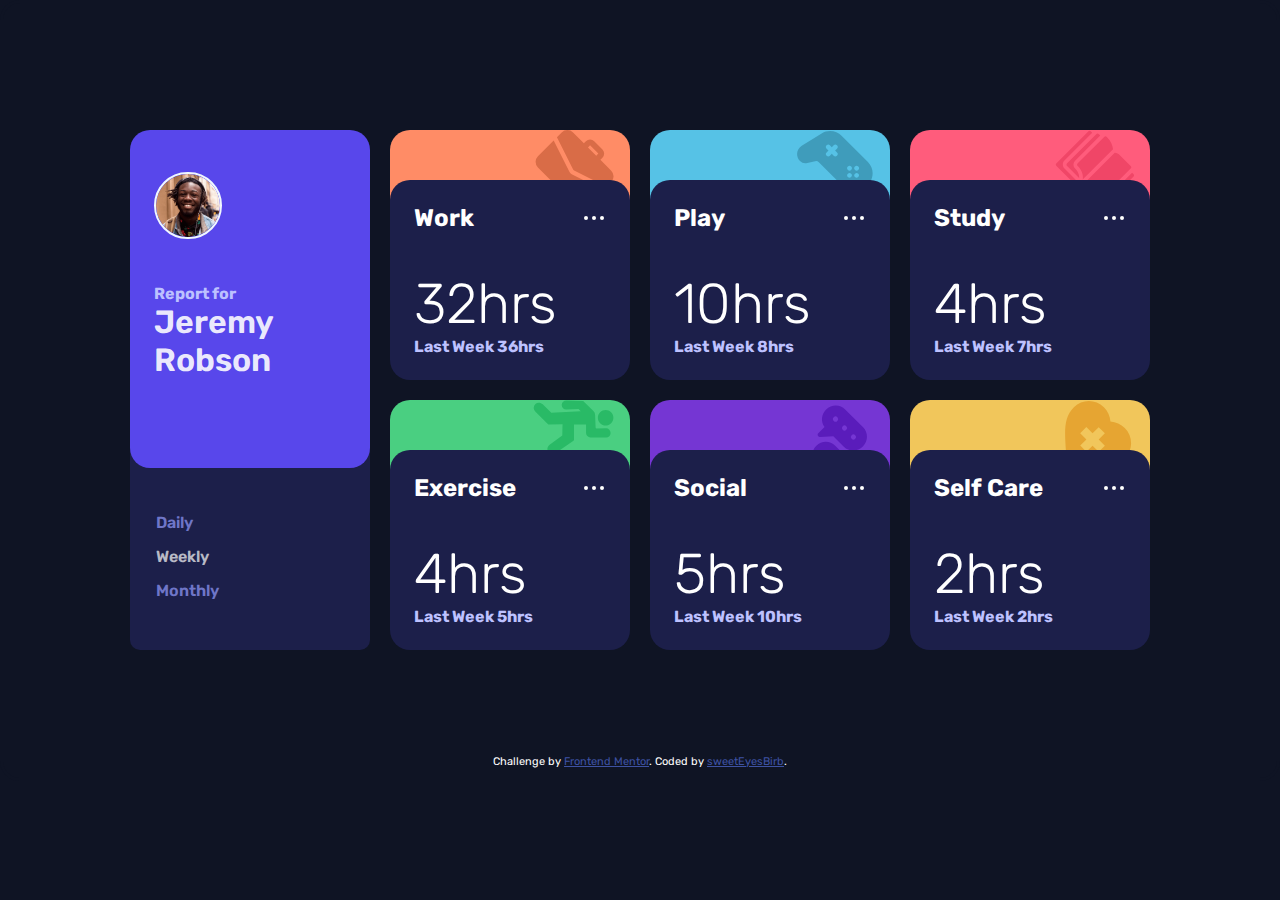
<file: index.html>
<!DOCTYPE html>
<html lang="en">

<head>
  <meta charset="UTF-8">
  <meta name="viewport" content="width=device-width, initial-scale=1.0">
  <link rel="icon" type="image/png" sizes="32x32" href="./images/favicon-32x32.png">
  <link rel="stylesheet" href="styles/style.css">
  <title>Frontend Mentor | Time tracking dashboard</title>

</head>

<body>

  <main role="main">

    <div class="cards-container">

      <div class="profile-card-container card ">

        <div class="profile">

          <div role="img" aria-label="Profile picture" class="img-wrapper">
            <img src="images/image-jeremy.png" alt="Jeremy's image">
          </div>

          <header role="banner" id="header">
            <h4>Report for</h4>
            <h1 class="name">Jeremy Robson</h1>
          </header>

        </div>

        <div class="options-container">
          <div class="options">
            <ul>
              <li>
                <a class="tab" href="pages/daily">Daily</a>
              </li>
              <li>
                <a class="tab active" href="./">Weekly</a>
              </li>
              <li>
                <a class="tab" href="pages/monthly">Monthly</a>
              </li>
            </ul>
          </div>
        </div>

      </div>


      <div class="work-card-container card top-cards">
        <div class="color-box work-color"></div>
        <div class="info">
          <div class="activity-header">
            <h2 class="work-title"><!-- Work --></h2>
            <div class="more-menu">
              <div class="dot"></div>
              <div class="dot"></div>
              <div class="dot"></div>
            </div>
          </div>
          <div class="hours">
            <h1 id="work-weekly-current"><!-- 32hrs --></h1> <!-- weekly -->
            <h3 id="work-weekly-previous"><!-- Last Week - 36hrs --></h3> <!-- weekly -->
          </div>
        </div>
      </div>

      <div class="play-card-container card top-cards">
        <div class="color-box play-color"></div>
        <div class="info">
          <div class="activity-header">
            <h2 class="play-title"><!-- Play --></h2>
            <div class="more-menu">
              <div class="dot"></div>
              <div class="dot"></div>
              <div class="dot"></div>
            </div>
          </div>
          <div class="hours">
            <h1 id="play-weekly-current"><!-- 10hrs --></h1> <!-- weekly -->
            <h3 id="play-weekly-previous"><!-- Last Week - 8hrs --></h3> <!-- weekly -->
          </div>
        </div>
      </div>

      <div class="study-card-contaier card top-cards">
        <div class="color-box study-color"></div>
        <div class="info">
          <div class="activity-header">
            <h2 class="study-title"><!-- Study --></h2>
            <div class="more-menu">
              <div class="dot"></div>
              <div class="dot"></div>
              <div class="dot"></div>
            </div>
          </div>
          <div class="hours">
            <h1 id="study-weekly-current"><!-- 4hrs --></h1> <!-- weekly -->
            <h3 id="study-weekly-previous"><!-- Last Week - 7hrs --></h3> <!-- weekly -->
          </div>
        </div>
      </div>

      <div class="exercise-card-container card bottom-cards">
        <div class="color-box exercise-color"></div>
        <div class="info">
          <div class="activity-header">
            <h2 class="exercise-title"><!-- Exercise --></h2>
            <div class="more-menu">
              <div class="dot"></div>
              <div class="dot"></div>
              <div class="dot"></div>
            </div>
          </div>
          <div class="hours">
            <h1 id="exercise-weekly-current"><!-- 4hrs --></h1> <!-- weekly -->
            <h3 id="exercise-weekly-previous"><!-- Last Week - 5hrs --></h3> <!-- weekly -->
          </div>
        </div>
      </div>

      <div class="social-card-container card bottom-cards">
        <div class="color-box social-color"></div>
        <div class="info">
          <div class="activity-header">
            <h2 class="social-title"><!-- Social --></h2>
            <div class="more-menu">
              <div class="dot"></div>
              <div class="dot"></div>
              <div class="dot"></div>
            </div>
          </div>
          <div class="hours">
            <h1 id="social-weekly-current"><!-- 5hrs --></h1> <!-- weekly -->
            <h3 id="social-weekly-previous"><!-- Last Week - 10hrs --></h3> <!-- weekly -->
          </div>
        </div>
      </div>

      <div class="self-care-card-container card bottom-cards">
        <div class="color-box self-care-color"></div>
        <div class="info">
          <div class="activity-header">
            <h2 class="self-care-title"><!-- Self Care --></h2>
            <div class="more-menu">
              <div class="dot"></div>
              <div class="dot"></div>
              <div class="dot"></div>
            </div>
          </div>
          <div class="hours">
            <h1 id="self-care-weekly-current"><!-- 2hrs --></h1> <!-- weekly -->
            <h3 id="self-care-weekly-previous"><!-- Last Week - 2hrs --></h3> <!-- weekly -->
          </div>
        </div>
      </div>

    </div>
  </main>

  <footer role="contentinfo">
    <div class="attribution">
      Challenge by <a href="https://www.frontendmentor.io?ref=challenge" target="_blank">Frontend Mentor</a>.
      Coded by <a href="https://github.com/">sweetEyesBirb</a>.
    </div>
  </footer>

  <script src="scripts/index.js"></script>
  <script src="scripts/weekly.js"></script>
</body>

</html>
</file>
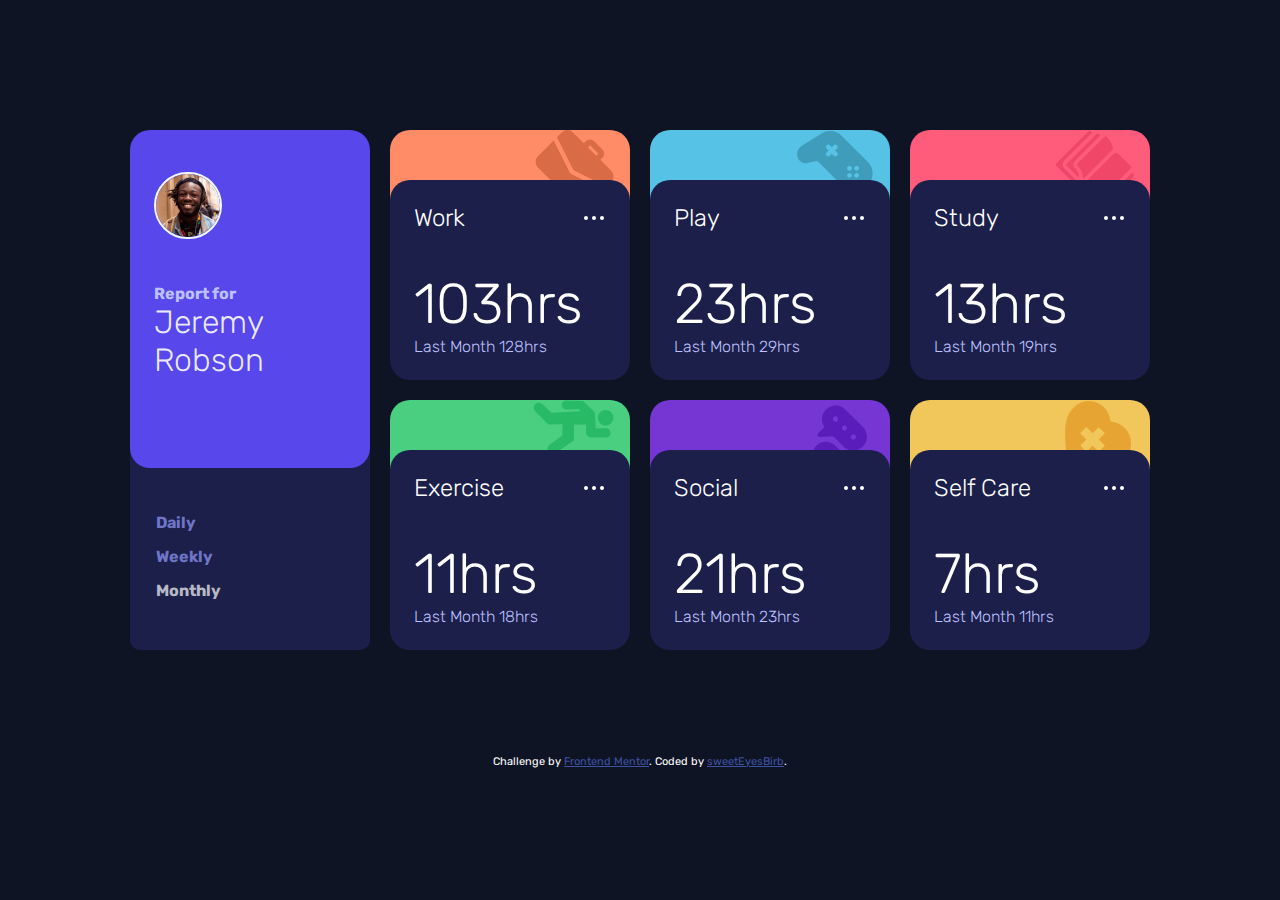
<file: monthly.html>
<!DOCTYPE html>
<html lang="en">

<head>
  <meta charset="UTF-8">
  <meta name="viewport" content="width=device-width, initial-scale=1.0">
  <!-- displays site properly based on user's device -->
  <link rel="icon" type="image/png" sizes="32x32" href="./images/favicon-32x32.png">
  <link rel="stylesheet" href="style.css">
  <title>Frontend Mentor | Time tracking dashboard</title>

</head>

<body>
  <div class="cards-container">

    <div class="profile-card-container card ">

      <div class="profile">

        <div class="img-wrapper">
          <img src="images/image-jeremy.png" alt="Jeremy's image">
        </div>

        <header id="header">
          <h4>Report for</h4>
          <h1 class="name">Jeremy Robson</h1>
        </header>

      </div>

      <div class="options-container">
        <div class="options">
          <ul>
            <li>
              <a class="tab" href="index.html">Daily</a>
            </li>
            <li>
              <a class="tab" href="weekly.html">Weekly</a>
            </li>
            <li>
              <a class="tab active" href="monthly.html">Monthly</a>
            </li>
          </ul>
        </div>
      </div>

    </div>


    <div class="work-card-container card top-cards">
      <div class="color-box work-color"></div>
      <div class="info">
        <div class="activity-header">
          <h2 class="work-title"><!-- Work --></h2>
          <div class="more-menu">
            <div class="dot"></div>
            <div class="dot"></div>
            <div class="dot"></div>
          </div>
        </div>
        <div class="hours">
          <h1 id="work-monthly-current"><!-- 103hrs --></h1> <!-- monthly -->
          <h3 id="work-monthly-previous"><!-- Last Month - 128hrs --></h3> <!-- monthly -->
        </div>
      </div>
    </div>

    <div class="play-card-container card top-cards">
      <div class="color-box play-color"></div>
      <div class="info">
        <div class="activity-header">
          <h2 class="play-title"><!-- Play --></h2>
          <div class="more-menu">
            <div class="dot"></div>
            <div class="dot"></div>
            <div class="dot"></div>
          </div>
        </div>
        <div class="hours">
          <h1 id="play-monthly-current"><!-- 23hrs --></h1> <!-- monthly -->
          <h3 id="play-monthly-previous"><!-- Last Month - 29hrs --></h3> <!-- monthly -->
        </div>
      </div>
    </div>

    <div class="study-card-contaier card top-cards">
      <div class="color-box study-color"></div>
      <div class="info">
        <div class="activity-header">
          <h2 class="study-title"><!-- Study --></h2>
          <div class="more-menu">
            <div class="dot"></div>
            <div class="dot"></div>
            <div class="dot"></div>
          </div>
        </div>
        <div class="hours">
          <h1 id="study-monthly-current"><!-- 13hrs --></h1> <!-- monthly -->
          <h3 id="study-monthly-previous"><!-- Last Month - 19hrs --></h3> <!-- monthly -->
        </div>
      </div>
    </div>

    <div class="exercise-card-container card bottom-cards">
      <div class="color-box exercise-color"></div>
      <div class="info">
        <div class="activity-header">
          <h2 class="exercise-title"><!-- Exercise --></h2>
          <div class="more-menu">
            <div class="dot"></div>
            <div class="dot"></div>
            <div class="dot"></div>
          </div>
        </div>
        <div class="hours">
          <h1 id="exercise-monthly-current"><!-- 11hrs --></h1> <!-- monthly -->
          <h3 id="exercise-monthly-previous"><!-- Last Month - 18hrs --></h3> <!-- monthly -->
        </div>
      </div>
    </div>

    <div class="social-card-container card bottom-cards">
      <div class="color-box social-color"></div>
      <div class="info">
        <div class="activity-header">
          <h2 class="social-title"><!-- Social --></h2>
          <div class="more-menu">
            <div class="dot"></div>
            <div class="dot"></div>
            <div class="dot"></div>
          </div>
        </div>
        <div class="hours">
          <h1 id="social-monthly-current"><!-- 21hrs --></h1> <!-- monthly -->
          <h3 id="social-monthly-previous"><!-- Last Month - 23hrs --></h3> <!-- monthly -->
        </div>
      </div>
    </div>

    <div class="self-care-card-container card bottom-cards">
      <div class="color-box self-care-color"></div>
      <div class="info">
        <div class="activity-header">
          <h2 class="self-care-title"><!-- Self Care --></h2>
          <div class="more-menu">
            <div class="dot"></div>
            <div class="dot"></div>
            <div class="dot"></div>
          </div>
        </div>
        <div class="hours">
          <h1 id="self-care-monthly-current"><!-- 7hrs --></h1> <!-- monthly -->
          <h3 id="self-care-monthly-previous"><!-- Last Month - 11hrs --></h3> <!-- monthly -->
        </div>
      </div>
    </div>

  </div>


  <div class="attribution">
    Challenge by <a href="https://www.frontendmentor.io?ref=challenge" target="_blank">Frontend Mentor</a>.
    Coded by <a href="https://github.com/">sweetEyesBirb</a>.
  </div>

  <script src="index.js"></script>
  <script src="monthly.js"></script>
</body>

</html>
</file>
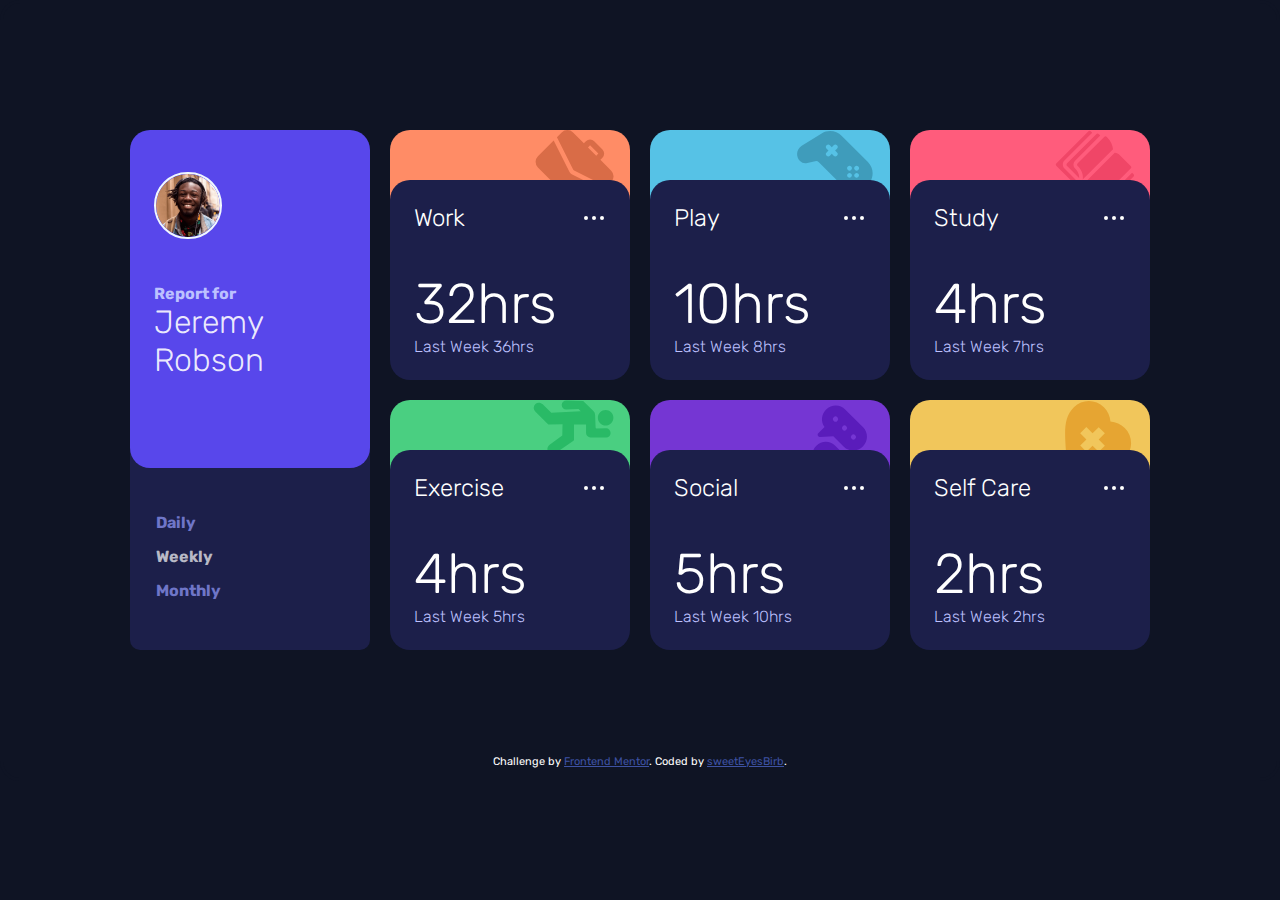
<file: weekly.html>
<!DOCTYPE html>
<html lang="en">

<head>
  <meta charset="UTF-8">
  <meta name="viewport" content="width=device-width, initial-scale=1.0">
  <!-- displays site properly based on user's device -->
  <link rel="icon" type="image/png" sizes="32x32" href="./images/favicon-32x32.png">
  <link rel="stylesheet" href="style.css">
  <title>Frontend Mentor | Time tracking dashboard</title>

</head>

<body>
  <div class="cards-container">

    <div class="profile-card-container card ">

      <div class="profile">

        <div class="img-wrapper">
          <img src="images/image-jeremy.png" alt="Jeremy's image">
        </div>

        <header id="header">
          <h4>Report for</h4>
          <h1 class="name">Jeremy Robson</h1>
        </header>

      </div>

      <div class="options-container">
        <div class="options">
          <ul>
            <li>
              <a class="tab" href="index.html">Daily</a>
            </li>
            <li>
              <a class="tab active" href="weekly.html">Weekly</a>
            </li>
            <li>
              <a class="tab" href="monthly.html">Monthly</a>
            </li>
          </ul>
        </div>
      </div>

    </div>


    <div class="work-card-container card top-cards">
      <div class="color-box work-color"></div>
      <div class="info">
        <div class="activity-header">
          <h2 class="work-title"><!-- Work --></h2>
          <div class="more-menu">
            <div class="dot"></div>
            <div class="dot"></div>
            <div class="dot"></div>
          </div>
        </div>
        <div class="hours">
          <h1 id="work-weekly-current"><!-- 32hrs --></h1> <!-- weekly -->
          <h3 id="work-weekly-previous"><!-- Last Week - 36hrs --></h3> <!-- weekly -->
        </div>
      </div>
    </div>

    <div class="play-card-container card top-cards">
      <div class="color-box play-color"></div>
      <div class="info">
        <div class="activity-header">
          <h2 class="play-title"><!-- Play --></h2>
          <div class="more-menu">
            <div class="dot"></div>
            <div class="dot"></div>
            <div class="dot"></div>
          </div>
        </div>
        <div class="hours">
          <h1 id="play-weekly-current"><!-- 10hrs --></h1> <!-- weekly -->
          <h3 id="play-weekly-previous"><!-- Last Week - 8hrs --></h3> <!-- weekly -->
        </div>
      </div>
    </div>

    <div class="study-card-contaier card top-cards">
      <div class="color-box study-color"></div>
      <div class="info">
        <div class="activity-header">
          <h2 class="study-title"><!-- Study --></h2>
          <div class="more-menu">
            <div class="dot"></div>
            <div class="dot"></div>
            <div class="dot"></div>
          </div>
        </div>
        <div class="hours">
          <h1 id="study-weekly-current"><!-- 4hrs --></h1> <!-- weekly -->
          <h3 id="study-weekly-previous"><!-- Last Week - 7hrs --></h3> <!-- weekly -->
        </div>
      </div>
    </div>

    <div class="exercise-card-container card bottom-cards">
      <div class="color-box exercise-color"></div>
      <div class="info">
        <div class="activity-header">
          <h2 class="exercise-title"><!-- Exercise --></h2>
          <div class="more-menu">
            <div class="dot"></div>
            <div class="dot"></div>
            <div class="dot"></div>
          </div>
        </div>
        <div class="hours">
          <h1 id="exercise-weekly-current"><!-- 4hrs --></h1> <!-- weekly -->
          <h3 id="exercise-weekly-previous"><!-- Last Week - 5hrs --></h3> <!-- weekly -->
        </div>
      </div>
    </div>

    <div class="social-card-container card bottom-cards">
      <div class="color-box social-color"></div>
      <div class="info">
        <div class="activity-header">
          <h2 class="social-title"><!-- Social --></h2>
          <div class="more-menu">
            <div class="dot"></div>
            <div class="dot"></div>
            <div class="dot"></div>
          </div>
        </div>
        <div class="hours">
          <h1 id="social-weekly-current"><!-- 5hrs --></h1> <!-- weekly -->
          <h3 id="social-weekly-previous"><!-- Last Week - 10hrs --></h3> <!-- weekly -->
        </div>
      </div>
    </div>

    <div class="self-care-card-container card bottom-cards">
      <div class="color-box self-care-color"></div>
      <div class="info">
        <div class="activity-header">
          <h2 class="self-care-title"><!-- Self Care --></h2>
          <div class="more-menu">
            <div class="dot"></div>
            <div class="dot"></div>
            <div class="dot"></div>
          </div>
        </div>
        <div class="hours">
          <h1 id="self-care-weekly-current"><!-- 2hrs --></h1> <!-- weekly -->
          <h3 id="self-care-weekly-previous"><!-- Last Week - 2hrs --></h3> <!-- weekly -->
        </div>
      </div>
    </div>

  </div>


  <div class="attribution">
    Challenge by <a href="https://www.frontendmentor.io?ref=challenge" target="_blank">Frontend Mentor</a>.
    Coded by <a href="https://github.com/">sweetEyesBirb</a>.
  </div>

  <script src="index.js"></script>
  <script src="weekly.js"></script>
</body>

</html>
</file>
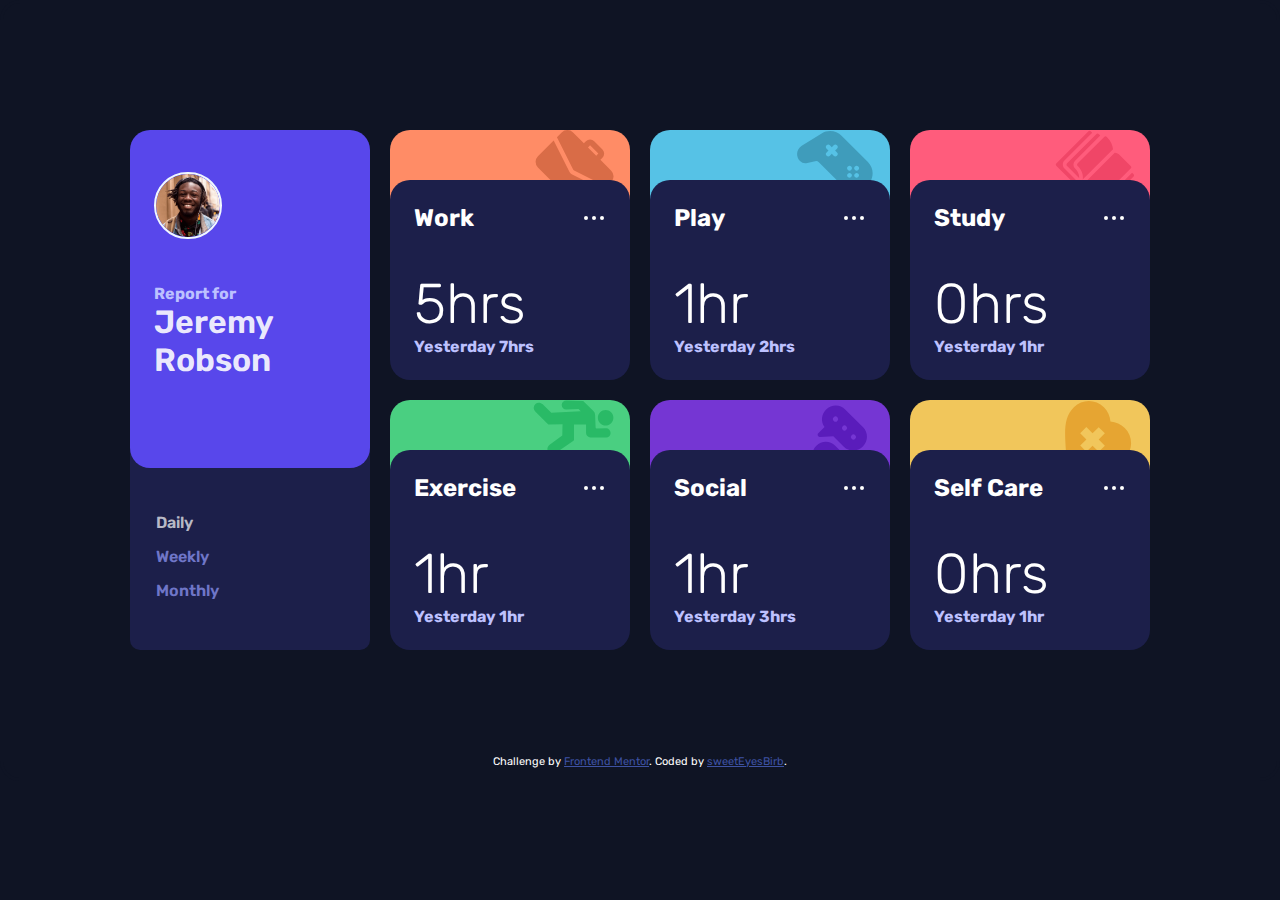
<file: pages/daily.html>
<!DOCTYPE html>
<html lang="en">

<head>
  <meta charset="UTF-8">
  <meta name="viewport" content="width=device-width, initial-scale=1.0">
  <link rel="icon" type="image/png" sizes="32x32" href="./images/favicon-32x32.png">
  <link rel="stylesheet" href="../styles/style.css">
  <title>Frontend Mentor | Time tracking dashboard</title>

</head>

<body>

  <main role="main">

    <div class="cards-container">

      <div class="profile-card-container card ">

        <div class="profile">

          <div role="img" aria-label="Profile picture" class="img-wrapper">
            <img src="../images/image-jeremy.png" alt="Jeremy's image">
          </div>

          <header role="banner" id="header">
            <h4>Report for</h4>
            <h1 class="name">Jeremy Robson</h1>
          </header>

        </div>

        <div class="options-container">
          <div class="options">
            <ul>
              <li>
                <a class="tab active" href="daily">Daily</a>
              </li>
              <li>
                <a class="tab" href="../">Weekly</a>
              </li>
              <li>
                <a class="tab" href="monthly">Monthly</a>
              </li>
            </ul>
          </div>
        </div>

      </div>


      <div class="work-card-container card top-cards">
        <div class="color-box work-color"></div>
        <div class="info">
          <div class="activity-header">
            <h2 class="work-title"><!-- Work --></h2>
            <div class="more-menu">
              <div class="dot"></div>
              <div class="dot"></div>
              <div class="dot"></div>
            </div>
          </div>
          <div class="hours">
            <h1 id="work-daily-current"><!-- 5hrs --></h1> <!-- daily -->
            <h3 id="work-daily-previous"><!-- Yesterday - 7hrs --></h3> <!-- daily -->
          </div>
        </div>
      </div>

      <div class="play-card-container card top-cards">
        <div class="color-box play-color"></div>
        <div class="info">
          <div class="activity-header">
            <h2 class="play-title"><!-- Play --></h2>
            <div class="more-menu">
              <div class="dot"></div>
              <div class="dot"></div>
              <div class="dot"></div>
            </div>
          </div>
          <div class="hours">
            <h1 id="play-daily-current"><!-- 1hr --></h1> <!-- daily -->
            <h3 id="play-daily-previous"><!-- Yesterday - 2hrs --></h3> <!-- daily -->
          </div>
        </div>
      </div>

      <div class="study-card-contaier card top-cards">
        <div class="color-box study-color"></div>
        <div class="info">
          <div class="activity-header">
            <h2 class="study-title"><!-- Study --></h2>
            <div class="more-menu">
              <div class="dot"></div>
              <div class="dot"></div>
              <div class="dot"></div>
            </div>
          </div>
          <div class="hours">
            <h1 id="study-daily-current"><!-- 0hrs --></h1> <!-- daily -->
            <h3 id="study-daily-previous"><!-- Yesterday - 1hr --></h3> <!-- daily -->
          </div>
        </div>
      </div>

      <div class="exercise-card-container card bottom-cards">
        <div class="color-box exercise-color"></div>
        <div class="info">
          <div class="activity-header">
            <h2 class="exercise-title"><!-- Exercise --></h2>
            <div class="more-menu">
              <div class="dot"></div>
              <div class="dot"></div>
              <div class="dot"></div>
            </div>
          </div>
          <div class="hours">
            <h1 id="exercise-daily-current"><!-- 1hr --></h1> <!-- daily -->
            <h3 id="exercise-daily-previous"><!-- Yesterday - 1hr --></h3> <!-- daily -->
          </div>
        </div>
      </div>

      <div class="social-card-container card bottom-cards">
        <div class="color-box social-color"></div>
        <div class="info">
          <div class="activity-header">
            <h2 class="social-title"><!-- Social --></h2>
            <div class="more-menu">
              <div class="dot"></div>
              <div class="dot"></div>
              <div class="dot"></div>
            </div>
          </div>
          <div class="hours">
            <h1 id="social-daily-current"><!-- 1hr --></h1> <!-- daily -->
            <h3 id="social-daily-previous"><!-- Yesterday - 3hrs --></h3> <!-- daily -->
          </div>
        </div>
      </div>

      <div class="self-care-card-container card bottom-cards">
        <div class="color-box self-care-color"></div>
        <div class="info">
          <div class="activity-header">
            <h2 class="self-care-title"><!-- Self Care --></h2>
            <div class="more-menu">
              <div class="dot"></div>
              <div class="dot"></div>
              <div class="dot"></div>
            </div>
          </div>
          <div class="hours">
            <h1 id="self-care-daily-current"><!-- 0hrs --></h1> <!-- daily -->
            <h3 id="self-care-daily-previous"><!-- Yesterday - 1hr --></h3> <!-- daily -->
          </div>
        </div>
      </div>

    </div>
  </main>

  <footer role="contentinfo">
    <div class="attribution">
      Challenge by <a href="https://www.frontendmentor.io?ref=challenge" target="_blank">Frontend Mentor</a>.
      Coded by <a href="https://github.com/">sweetEyesBirb</a>.
    </div>
  </footer>

  <script src="../scripts/index.js"></script>
  <script src="../scripts/daily.js"></script>
</body>

</html>
</file>
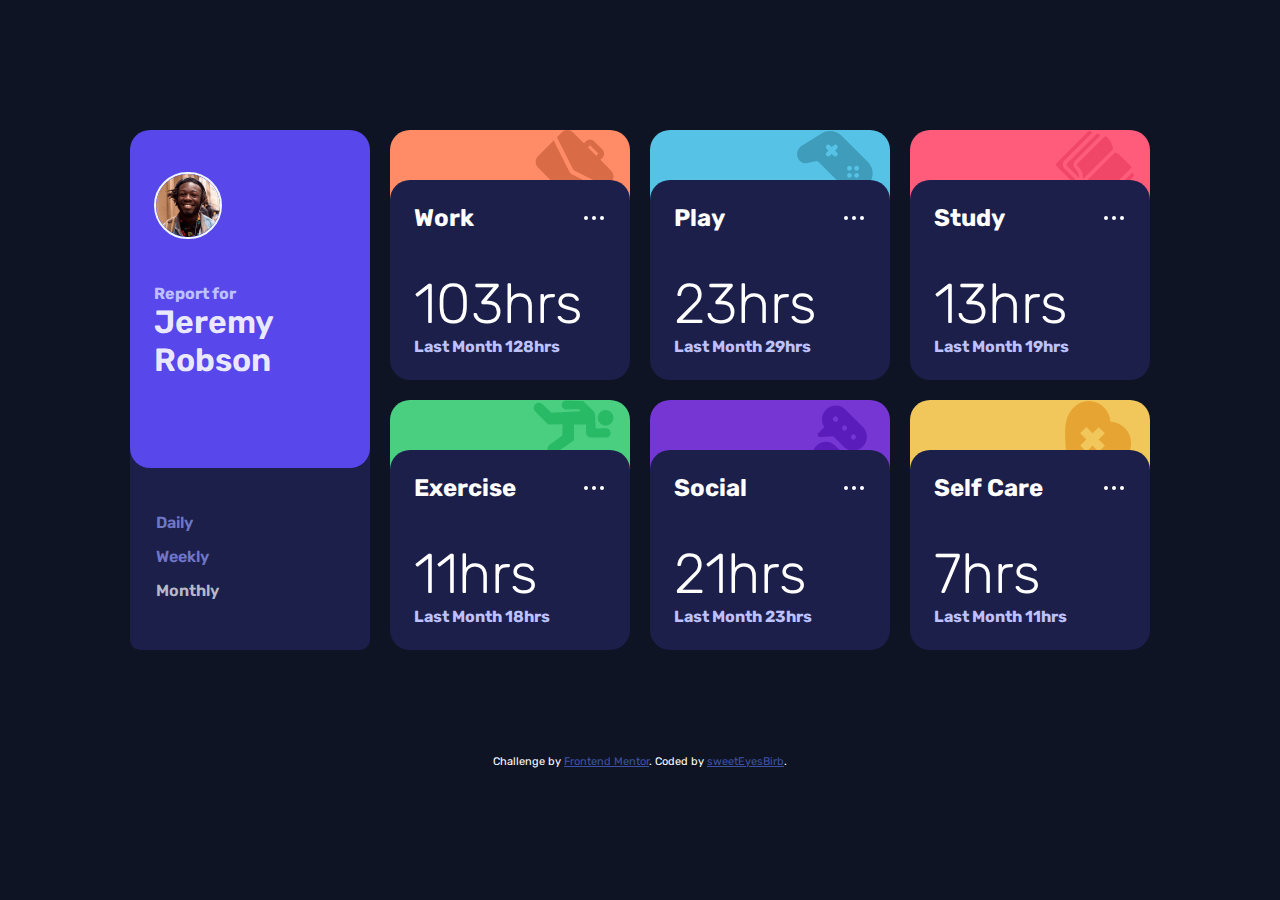
<file: pages/monthly.html>
<!DOCTYPE html>
<html lang="en">

<head>
  <meta charset="UTF-8">
  <meta name="viewport" content="width=device-width, initial-scale=1.0">
  <!-- displays site properly based on user's device -->
  <link rel="icon" type="image/png" sizes="32x32" href="./images/favicon-32x32.png">
  <link rel="stylesheet" href="../styles/style.css">
  <title>Frontend Mentor | Time tracking dashboard</title>

</head>

<body>

  <main role="main">

    <div class="cards-container">

      <div class="profile-card-container card ">

        <div class="profile">

          <div role="img" aria-label="Profile picture" class="img-wrapper">
            <img src="../images/image-jeremy.png" alt="Jeremy's image">
          </div>

          <header role="banner" id="header">
            <h4>Report for</h4>
            <h1 class="name">Jeremy Robson</h1>
          </header>

        </div>

        <div class="options-container">
          <div class="options">
            <ul>
              <li>
                <a class="tab" href="daily">Daily</a>
              </li>
              <li>
                <a class="tab" href="../">Weekly</a>
              </li>
              <li>
                <a class="tab active" href="monthly">Monthly</a>
              </li>
            </ul>
          </div>
        </div>

      </div>


      <div class="work-card-container card top-cards">
        <div class="color-box work-color"></div>
        <div class="info">
          <div class="activity-header">
            <h2 class="work-title"><!-- Work --></h2>
            <div class="more-menu">
              <div class="dot"></div>
              <div class="dot"></div>
              <div class="dot"></div>
            </div>
          </div>
          <div class="hours">
            <h1 id="work-monthly-current"><!-- 103hrs --></h1> <!-- monthly -->
            <h3 id="work-monthly-previous"><!-- Last Month - 128hrs --></h3> <!-- monthly -->
          </div>
        </div>
      </div>

      <div class="play-card-container card top-cards">
        <div class="color-box play-color"></div>
        <div class="info">
          <div class="activity-header">
            <h2 class="play-title"><!-- Play --></h2>
            <div class="more-menu">
              <div class="dot"></div>
              <div class="dot"></div>
              <div class="dot"></div>
            </div>
          </div>
          <div class="hours">
            <h1 id="play-monthly-current"><!-- 23hrs --></h1> <!-- monthly -->
            <h3 id="play-monthly-previous"><!-- Last Month - 29hrs --></h3> <!-- monthly -->
          </div>
        </div>
      </div>

      <div class="study-card-contaier card top-cards">
        <div class="color-box study-color"></div>
        <div class="info">
          <div class="activity-header">
            <h2 class="study-title"><!-- Study --></h2>
            <div class="more-menu">
              <div class="dot"></div>
              <div class="dot"></div>
              <div class="dot"></div>
            </div>
          </div>
          <div class="hours">
            <h1 id="study-monthly-current"><!-- 13hrs --></h1> <!-- monthly -->
            <h3 id="study-monthly-previous"><!-- Last Month - 19hrs --></h3> <!-- monthly -->
          </div>
        </div>
      </div>

      <div class="exercise-card-container card bottom-cards">
        <div class="color-box exercise-color"></div>
        <div class="info">
          <div class="activity-header">
            <h2 class="exercise-title"><!-- Exercise --></h2>
            <div class="more-menu">
              <div class="dot"></div>
              <div class="dot"></div>
              <div class="dot"></div>
            </div>
          </div>
          <div class="hours">
            <h1 id="exercise-monthly-current"><!-- 11hrs --></h1> <!-- monthly -->
            <h3 id="exercise-monthly-previous"><!-- Last Month - 18hrs --></h3> <!-- monthly -->
          </div>
        </div>
      </div>

      <div class="social-card-container card bottom-cards">
        <div class="color-box social-color"></div>
        <div class="info">
          <div class="activity-header">
            <h2 class="social-title"><!-- Social --></h2>
            <div class="more-menu">
              <div class="dot"></div>
              <div class="dot"></div>
              <div class="dot"></div>
            </div>
          </div>
          <div class="hours">
            <h1 id="social-monthly-current"><!-- 21hrs --></h1> <!-- monthly -->
            <h3 id="social-monthly-previous"><!-- Last Month - 23hrs --></h3> <!-- monthly -->
          </div>
        </div>
      </div>

      <div class="self-care-card-container card bottom-cards">
        <div class="color-box self-care-color"></div>
        <div class="info">
          <div class="activity-header">
            <h2 class="self-care-title"><!-- Self Care --></h2>
            <div class="more-menu">
              <div class="dot"></div>
              <div class="dot"></div>
              <div class="dot"></div>
            </div>
          </div>
          <div class="hours">
            <h1 id="self-care-monthly-current"><!-- 7hrs --></h1> <!-- monthly -->
            <h3 id="self-care-monthly-previous"><!-- Last Month - 11hrs --></h3> <!-- monthly -->
          </div>
        </div>
      </div>

    </div>

  </main>

  <footer role="contentinfo">
    <div class="attribution">
      Challenge by <a href="https://www.frontendmentor.io?ref=challenge" target="_blank">Frontend Mentor</a>.
      Coded by <a href="https://github.com/">sweetEyesBirb</a>.
    </div>
  </footer>

  <script src="../scripts/index.js"></script>
  <script src="../scripts/monthly.js"></script>
</body>

</html>
</file>
<file: styles/style.css>
@import url('https://fonts.googleapis.com/css2?family=Rubik:wght@300&display=swap');
  

 
 :root {
    --background-color: hsl(226, 43%, 10%);
    --hover-color: rgba(255, 255, 255, 0.7);
 }
 
  /* reset */
  * {
      position: relative;
      box-sizing: border-box;
      margin: 0;
      padding: 0;
      font-family: "Rubik", sans-serif;
      width: 100%;
      color: #fff;
      border-radius: 20px;
  }


  body {
      min-height: 100%;
      background-color: var(--background-color);
      /* why would the attribution leave the bottom if there is no solid border here? */
      border: solid var(--background-color);
  }

  h1,
  h2,
  h3,
  h4 {
      font-weight: 300;
  }

  /* cards grid */
  .cards-container {
      display: grid;
      grid-template-columns: repeat(4, 1fr);
      grid-template-rows: repeat(2, 1fr);
      gap: 20px;
      /* Center the container horizontally */
      margin: 10% auto;
      width: 80%;
      height: fit-content;
  }

  .card {
      /* max-width: 250px; creates a default gap */
      height: 250px;
  }

  /* user's profile */
  .profile-card-container {
      /* starting row / ending row */
      grid-row: span 2;
      /* max-width: 250px; also creates a default gap */
      min-height: fit-content;
      /* fits the 2 containers into the grid spanning on y axis */
      height: 100%;
  }

  .profile {
      display: flex;
      flex-direction: column;
      justify-content: space-evenly;
      background-color: hsl(246, 80%, 60%);
      padding: 0% 20% 20% 10%;
      z-index: 1;
      /* The z-index property specifies the stack order of an element (which element should be placed in front of, or behind, the others). */
      height: 65%;
  }

  #header h4 {
      color: hsl(236, 100%, 87%);
      font-weight: bold;
  }

  .profile h1 {
      word-wrap: break-word;
      color: rgba(255, 255, 255, 0.9);
      font-weight: 600;
  }

  img {
      border: 2px solid aliceblue;
      border-radius: 50%;
      max-width: 40%;
  }

  .img-wrapper {
      width: fit-content;
  }

  img:hover {
      transform: scale(1.1);
      transition-duration: 1s;
      box-shadow: 0px 0px 20px 20px rgba(255, 255, 255, 0.3);
  }

  .options-container {
      position: absolute;
      background-color: hsl(235, 46%, 20%);
      border-radius: 10px;
      display: flex;
      justify-content: center;
      padding-top: 20px;
      bottom: 0%;
      height: 40%;
  }

  /* buttons */
  ul {
      background-color: transparent;
      font-size: 100%;
      margin: 10px 10%;
      padding: 2px;
      text-align: start;
      width: fit-content;
      border: transparent;
      font-weight: bold;
  }

  .options {
      display: flex;
      flex-direction: column;
      justify-content: center;
  }

  ul {
      /* Remove bullets */
      list-style-type: none;
  }

  ul li {
      margin: 15px 0;
  }

  ul a {
      text-decoration: none;
      color: hsl(235, 45%, 61%);
      font-weight: 600;
  }

  ul a:hover {
      color: var(--hover-color);
  }

  a:active {
      color: var(--hover-color);
  }

  .active {
      color: var(--hover-color);
  }

  /* activity cards */
  .info {
      position: absolute;
      background-color: hsl(235, 46%, 20%);
      padding: 10%;
      height: 200px;
      bottom: 0;
      display: flex;
      flex-direction: column;
      justify-content: space-between;
  }

  .info:hover {
    background-color: hsl(235, 46%, 50%);

  }

  .info h1 {
      font-size: min(2em);
      font-size: max(3.5em);
      word-wrap: break-word;
  }

  .info h2 {
    font-weight: bold;
  }

  .info h3 {
      font-size: 16px;
      color: hsl(236, 100%, 87%);
      font-weight: bold;
  }

  .activity-header {
      display: flex;
      align-items: center;
  }

  /* more menu */
  .more-menu {
      display: flex;
      justify-content: center;
      align-items: center;
      width: 24px;
      height: 24px;
      border-radius: 50%;
      cursor: pointer;
  }

  .dot {
      width: 4px;
      height: 4px;
      background-color: #fff;
      border-radius: 50%;
      margin: 2px;
  }

  .more-menu:hover {
      transform: scale(1.5);
      transition-duration: 0.6s;
  }


  /* colored boxes */
  .color-box {
      min-height: 150px;
      background-repeat: no-repeat;
      background-position: 90% 0;
  }

  .work-color {
      background-image: url("../images/icon-work.svg");
      background-color: hsl(15, 100%, 70%);

  }

  .play-color {
      background-image: url("../images/icon-play.svg");
      background-color: hsl(195, 74%, 62%);
  }

  .study-color {
      background-image: url("../images/icon-study.svg");
      background-color: hsl(348, 100%, 68%);
  }

  .exercise-color {
      background-image: url("../images/icon-exercise.svg");
      background-color: hsl(145, 58%, 55%);
  }

  .social-color {
      background-image: url("../images/icon-social.svg");
      background-color: hsl(264, 64%, 52%);
  }

  .self-care-color {
      background-image: url("../images/icon-self-care.svg");
      background-color: hsl(43, 84%, 65%);
  }


  /* attribution */
  .attribution {
      position: absolute;
      font-size: 11px;
      text-align: center;
      width: 100%;
      bottom: 10px;
  }

  .attribution a {
      color: hsl(228, 45%, 44%);
  }



  /* tablets and below */
  @media (max-width: 1100px) {

      /* trick to check the width rapidly
    body {
        display: none; 
    }
    */
      .cards-container {
          grid-template-columns: repeat(1, 1fr);
          grid-template-rows: repeat(7, 1fr);
      }

      .profile {
          flex-direction: row;
          align-items: center;
          height: fit-content + 50px;
          padding: 20px;
      }

      .img-wrapper {
          width: min(fit-content);
      }

      .options {
          flex-direction: row;
          justify-content: space-around;
      }

      .options ul {
          display: flex;
          flex-direction: row;
          align-items: center;
      }

      li {
          margin: 10px;
          padding: 20px;
          font-size: max(2em);
      }

      .options-container {
          flex-direction: row;
      }

      .hours {
          display: flex;
          align-items: center;
          margin-top: 10px;
          justify-content: space-between;
      }

      .hours h3 {
          text-align: end;
          font-weight: bold;
      }

      .info h2 {
          font-weight: bold;
      }

      .info {
          justify-content: space-evenly;
          padding: 5% 5%;
      }

  }

  /* small screens */
  @media (max-width: 490px) {

      .cards-container {
          width: 100%;
      }

      .profile {
          flex-direction: column;
      }

      li {
          font-size: 16px;
          padding: 0;
      }

      .options {
          justify-content: center;
      }

      .options ul {
          flex-direction: column;
          align-items: center;
          justify-content: center;
      }

      .hours {
          display: block;
          margin: auto;
      }

      .hours h1 {
          text-align: center;
          font-size: 40px;
      }

      .hours h3 {
          text-align: center;
      }
  }
</file>
<file: style.css>
@import url('https://fonts.googleapis.com/css2?family=Rubik:wght@300&display=swap');

 
 :root {
    --background-color: hsl(226, 43%, 10%);
    --hover-color: rgba(255, 255, 255, 0.7);
 }
 
  /* reset */
  * {
      position: relative;
      box-sizing: border-box;
      margin: 0;
      padding: 0;
      font-family: "Rubik", sans-serif;
      width: 100%;
      color: #fff;
      border-radius: 20px;
  }


  body {
      min-height: 100%;
      background-color: var(--background-color);
      /* why would the attribution leave the bottom if there is no solid border here? */
      border: solid var(--background-color);
  }

  h1,
  h2,
  h3,
  h4 {
      font-weight: 300;
  }

  /* cards grid */
  .cards-container {
      display: grid;
      grid-template-columns: repeat(4, 1fr);
      grid-template-rows: repeat(2, 1fr);
      gap: 20px;
      /* Center the container horizontally */
      margin: 10% auto;
      width: 80%;
      height: fit-content;
  }

  .card {
      /* max-width: 250px; creates a default gap */
      height: 250px;
  }

  /* user's profile */
  .profile-card-container {
      /* starting row / ending row */
      grid-row: span 2;
      /* max-width: 250px; also creates a default gap */
      min-height: fit-content;
      /* fits the 2 containers into the grid spanning on y axis */
      height: 100%;
  }

  .profile {
      display: flex;
      flex-direction: column;
      justify-content: space-evenly;
      background-color: hsl(246, 80%, 60%);
      padding: 0% 20% 20% 10%;
      z-index: 1;
      /* The z-index property specifies the stack order of an element (which element should be placed in front of, or behind, the others). */
      height: 65%;
  }

  #header h4 {
      color: hsl(236, 100%, 87%);
      font-weight: bold;
  }

  .profile h1 {
      word-wrap: break-word;
      color: rgba(255, 255, 255, 0.9);
  }

  img {
      border: 2px solid aliceblue;
      border-radius: 50%;
      max-width: 40%;
  }

  .img-wrapper {
      width: fit-content;
  }

  img:hover {
      transform: scale(1.1);
      transition-duration: 1s;
      box-shadow: 0px 0px 20px 20px rgba(255, 255, 255, 0.3);
  }

  .options-container {
      position: absolute;
      background-color: hsl(235, 46%, 20%);
      border-radius: 10px;
      display: flex;
      justify-content: center;
      padding-top: 20px;
      bottom: 0%;
      height: 40%;
  }

  /* buttons */
  ul {
      background-color: transparent;
      font-size: 100%;
      margin: 10px 10%;
      padding: 2px;
      text-align: start;
      width: fit-content;
      border: transparent;
      font-weight: bold;
  }

  .options {
      display: flex;
      flex-direction: column;
      justify-content: center;
  }

  ul {
      /* Remove bullets */
      list-style-type: none;
  }

  ul li {
      margin: 15px 0;
  }

  ul a {
      text-decoration: none;
      color: hsl(235, 45%, 61%);
  }

  ul a:hover {
      color: var(--hover-color);
  }

  a:active {
      color: var(--hover-color);
  }

  .active {
      color: var(--hover-color);
  }

  /* activity cards */
  .info {
      position: absolute;
      background-color: hsl(235, 46%, 20%);
      /* border-radius: 10px; */
      padding: 10%;
      height: 200px;
      bottom: 0;
      display: flex;
      flex-direction: column;
      justify-content: space-between;
  }

  .info h1 {
      font-size: min(2em);
      font-size: max(3.5em);
      word-wrap: break-word;
  }

  .info h3 {
      font-size: 16px;
      color: hsl(236, 100%, 87%);
  }

  .activity-header {
      display: flex;
      align-items: center;
  }

  /* more menu */
  .more-menu {
      display: flex;
      justify-content: center;
      align-items: center;
      width: 24px;
      height: 24px;
      border-radius: 50%;
      cursor: pointer;
  }

  .dot {
      width: 4px;
      height: 4px;
      background-color: #fff;
      border-radius: 50%;
      margin: 2px;
  }

  .more-menu:hover {
      transform: scale(1.5);
      transition-duration: 0.6s;
  }


  /* colored boxes */
  .color-box {
      min-height: 150px;
      background-repeat: no-repeat;
      background-position: 90% 0;
  }

  .work-color {
      background-image: url("/images/icon-work.svg");
      background-color: hsl(15, 100%, 70%);

  }

  .play-color {
      background-image: url("images/icon-play.svg");
      background-color: hsl(195, 74%, 62%);
  }

  .study-color {
      background-image: url("/images/icon-study.svg");
      background-color: hsl(348, 100%, 68%);
  }

  .exercise-color {
      background-image: url("images/icon-exercise.svg");
      background-color: hsl(145, 58%, 55%);
  }

  .social-color {
      background-image: url("images/icon-social.svg");
      background-color: hsl(264, 64%, 52%);
  }

  .self-care-color {
      background-image: url("images/icon-self-care.svg");
      background-color: hsl(43, 84%, 65%);
  }


  /* attribution */
  .attribution {
      position: absolute;
      font-size: 11px;
      text-align: center;
      width: 100%;
      bottom: 10px;
  }

  .attribution a {
      color: hsl(228, 45%, 44%);
  }



  /* tablets and below */
  @media (max-width: 1100px) {

      /* trick to check the width rapidly
    body {
        display: none; 
    }
    */
      .cards-container {
          grid-template-columns: repeat(1, 1fr);
          grid-template-rows: repeat(7, 1fr);
      }

      .profile {
          flex-direction: row;
          align-items: center;
          height: fit-content + 50px;
          padding: 20px;
      }

      .img-wrapper {
          width: min(fit-content);
      }

      .options {
          flex-direction: row;
          justify-content: space-around;
      }

      .options ul {
          display: flex;
          flex-direction: row;
          align-items: center;
      }

      li {
          margin: 10px;
          padding: 20px;
          font-size: max(2em);
      }

      .options-container {
          flex-direction: row;
      }

      .hours {
          display: flex;
          align-items: center;
          margin-top: 10px;
          justify-content: space-between;
      }

      .hours h3 {
          text-align: end;
          font-weight: bold;
      }

      .info h2 {
          font-weight: bold;
      }

      .info {
          justify-content: space-evenly;
          padding: 5% 5%;
      }

  }

  /* small screens */
  @media (max-width: 490px) {

      .cards-container {
          width: 100%;
      }

      .profile {
          flex-direction: column;
      }

      li {
          font-size: 16px;
          padding: 0;
      }

      .options {
          justify-content: center;
      }

      .options ul {
          flex-direction: column;
          align-items: center;
          justify-content: center;
      }

      .hours {
          display: block;
          margin: auto;
      }

      .hours h1 {
          text-align: center;
          font-size: 40px;
      }

      .hours h3 {
          text-align: center;
      }
  }
</file>
